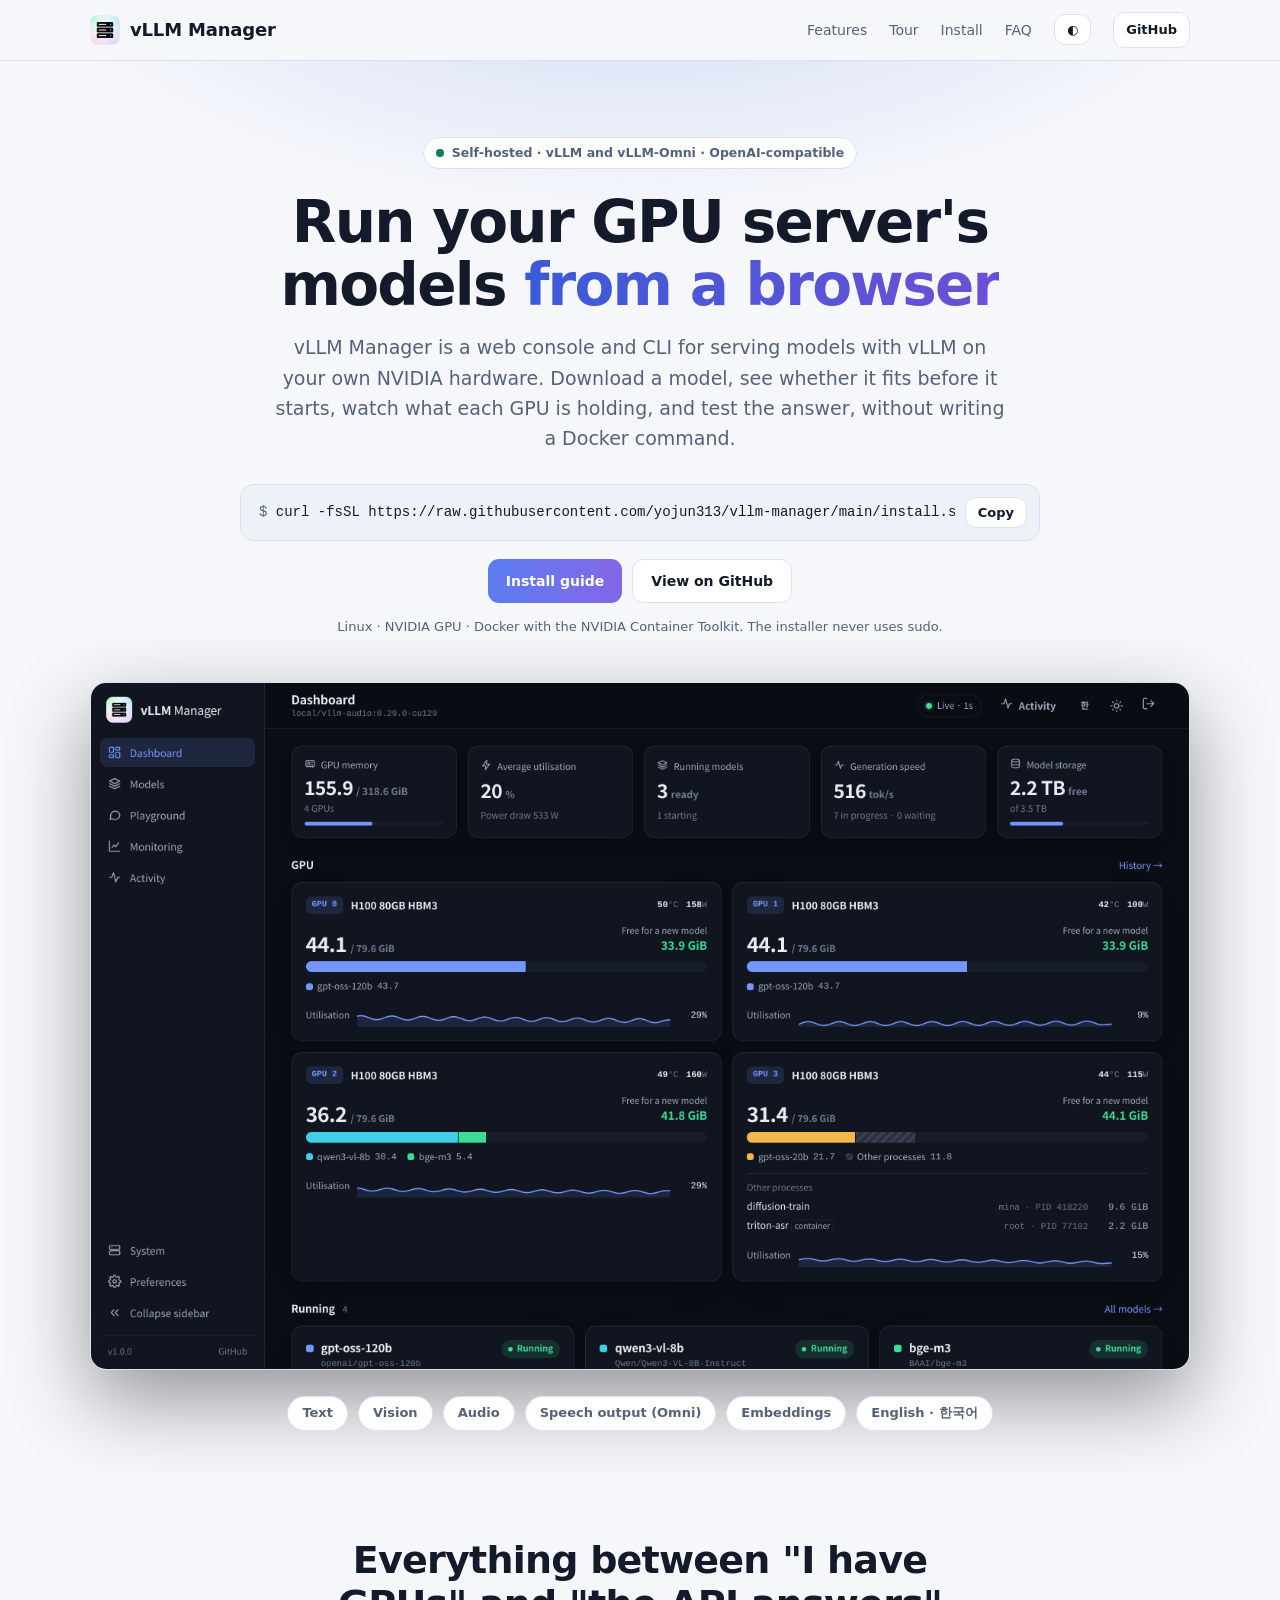
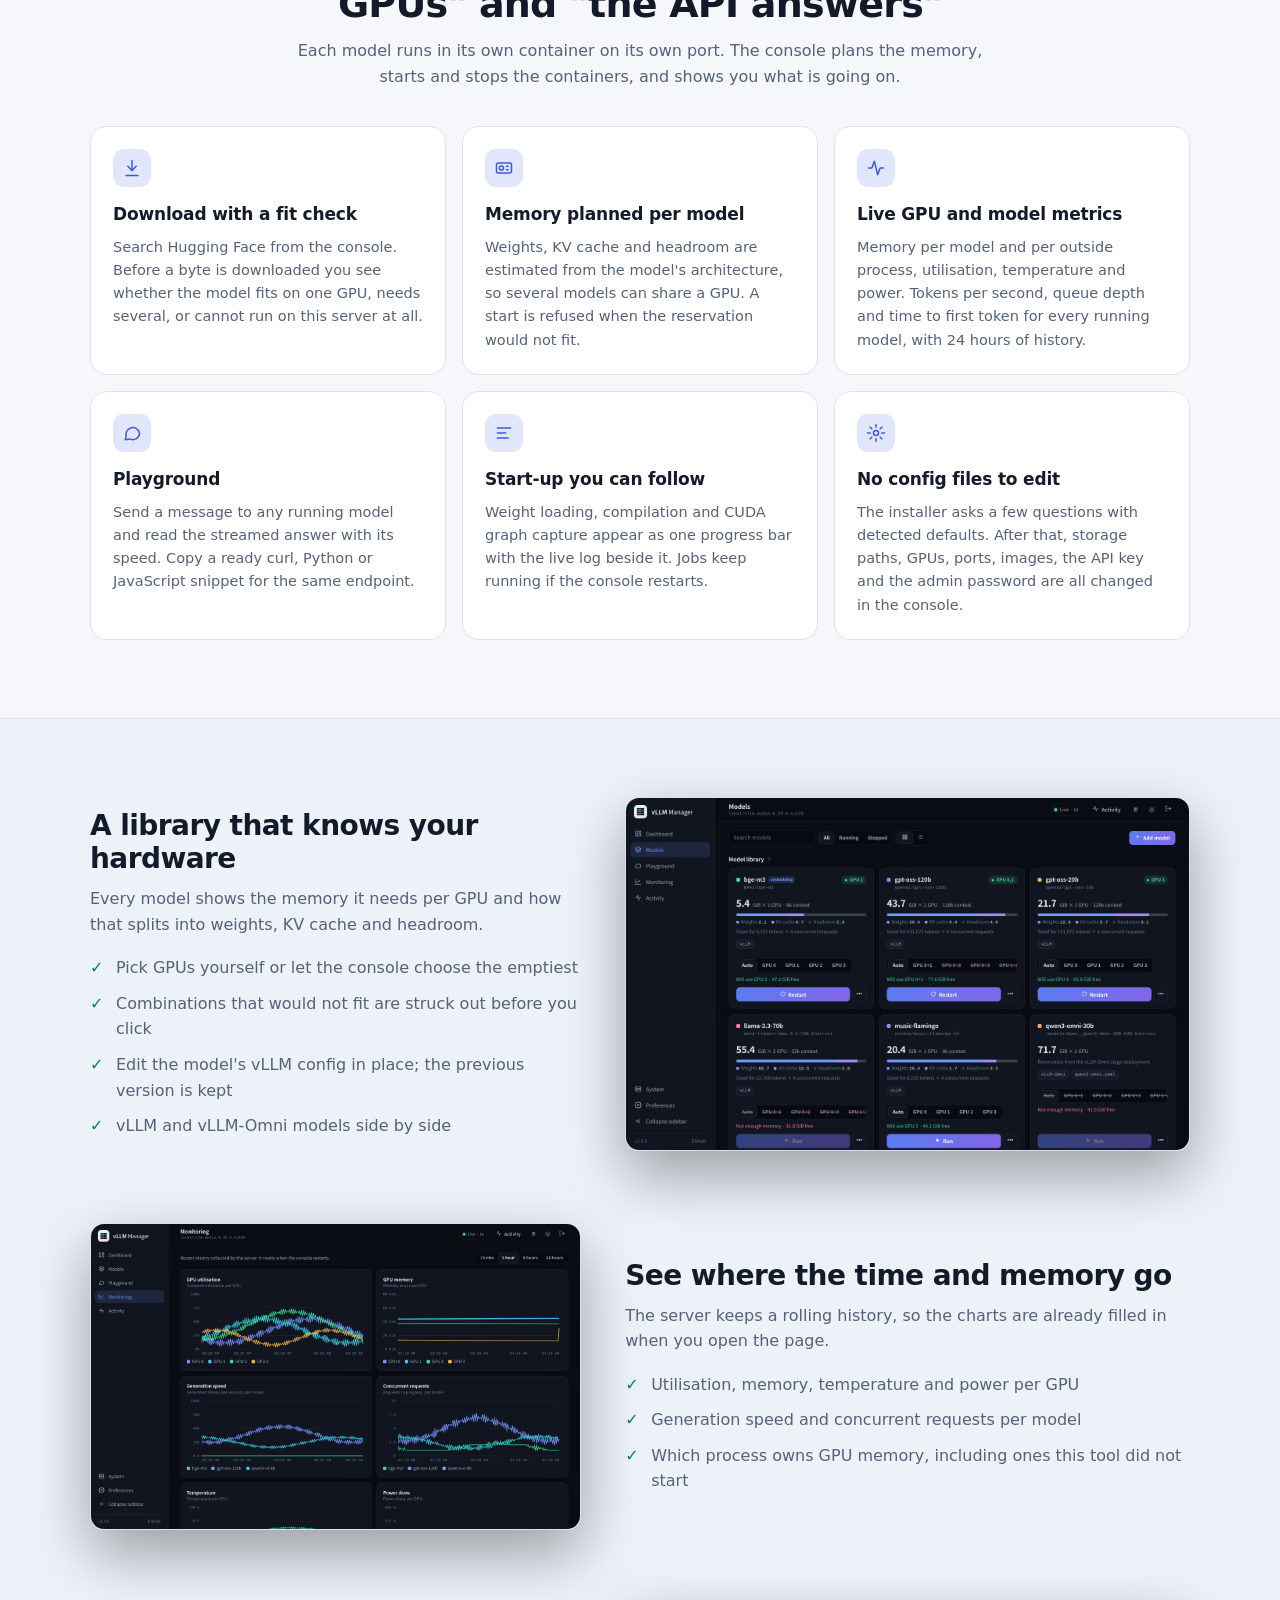
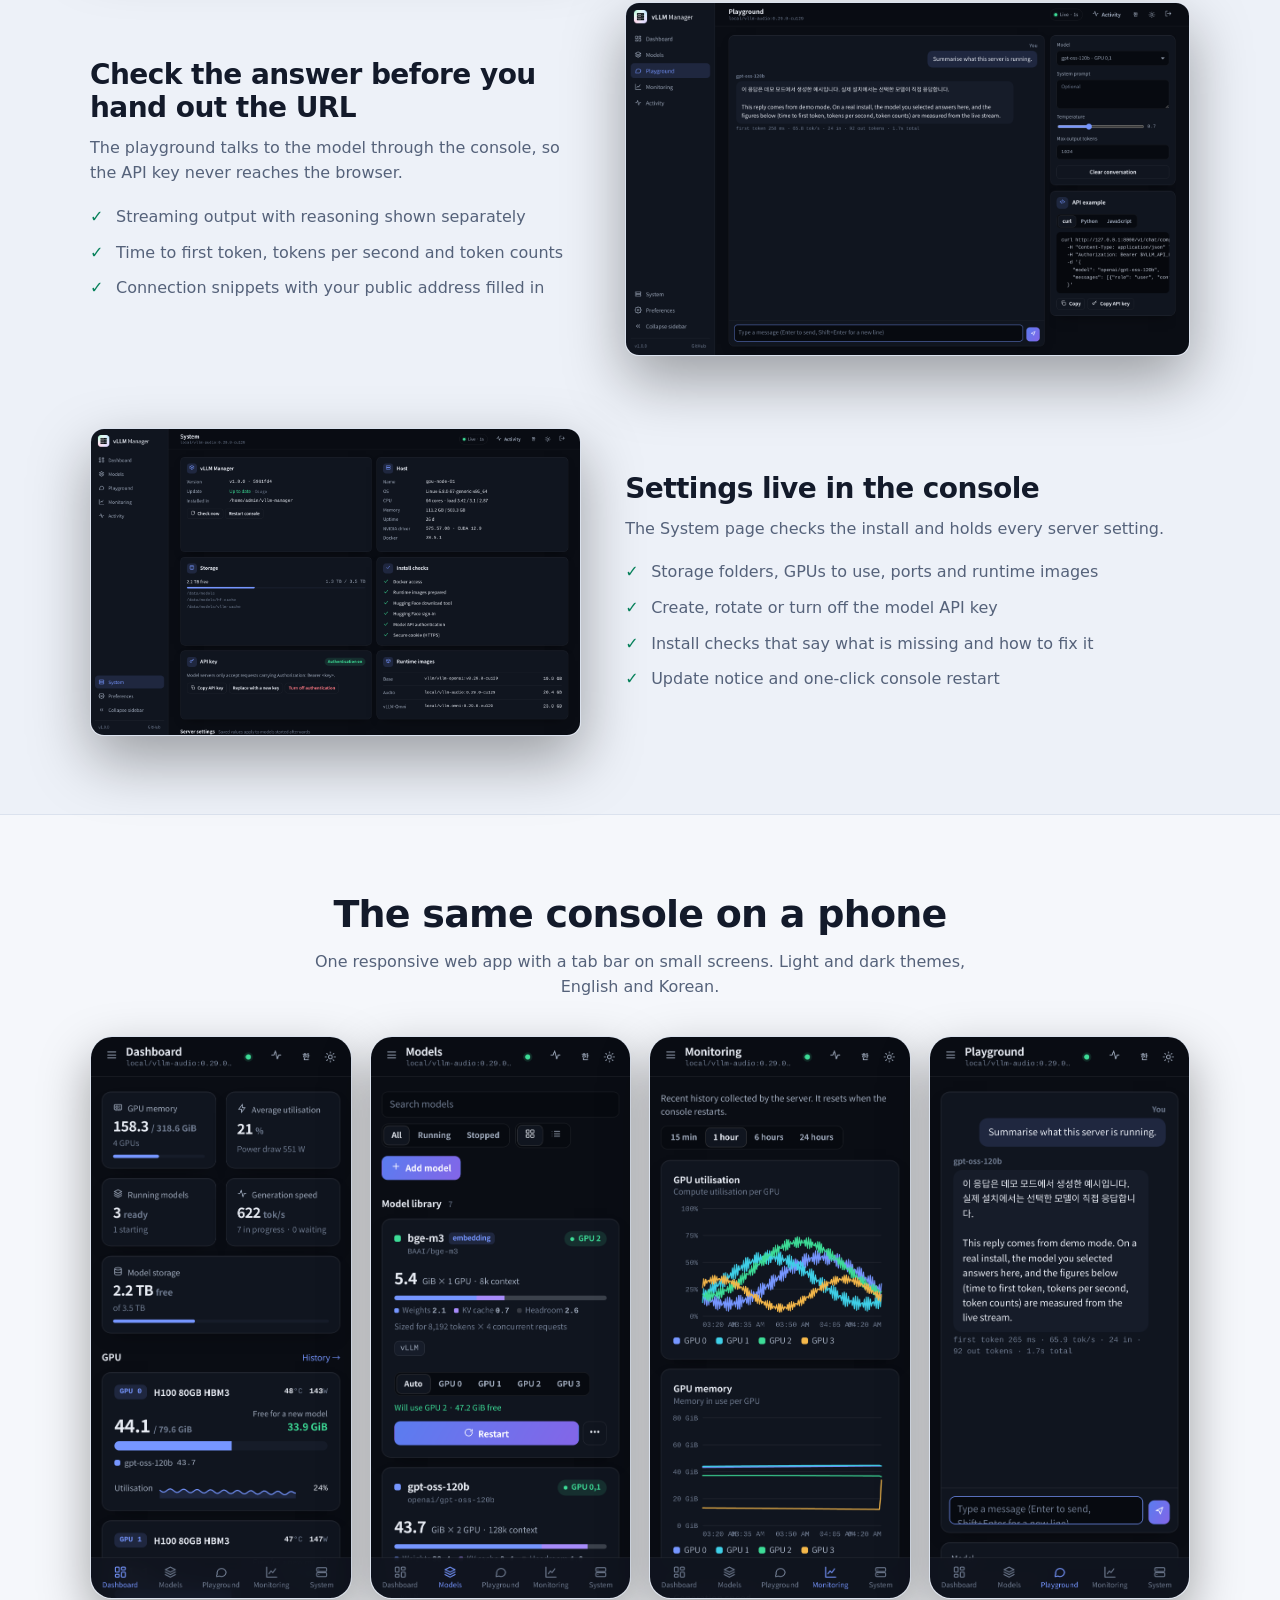
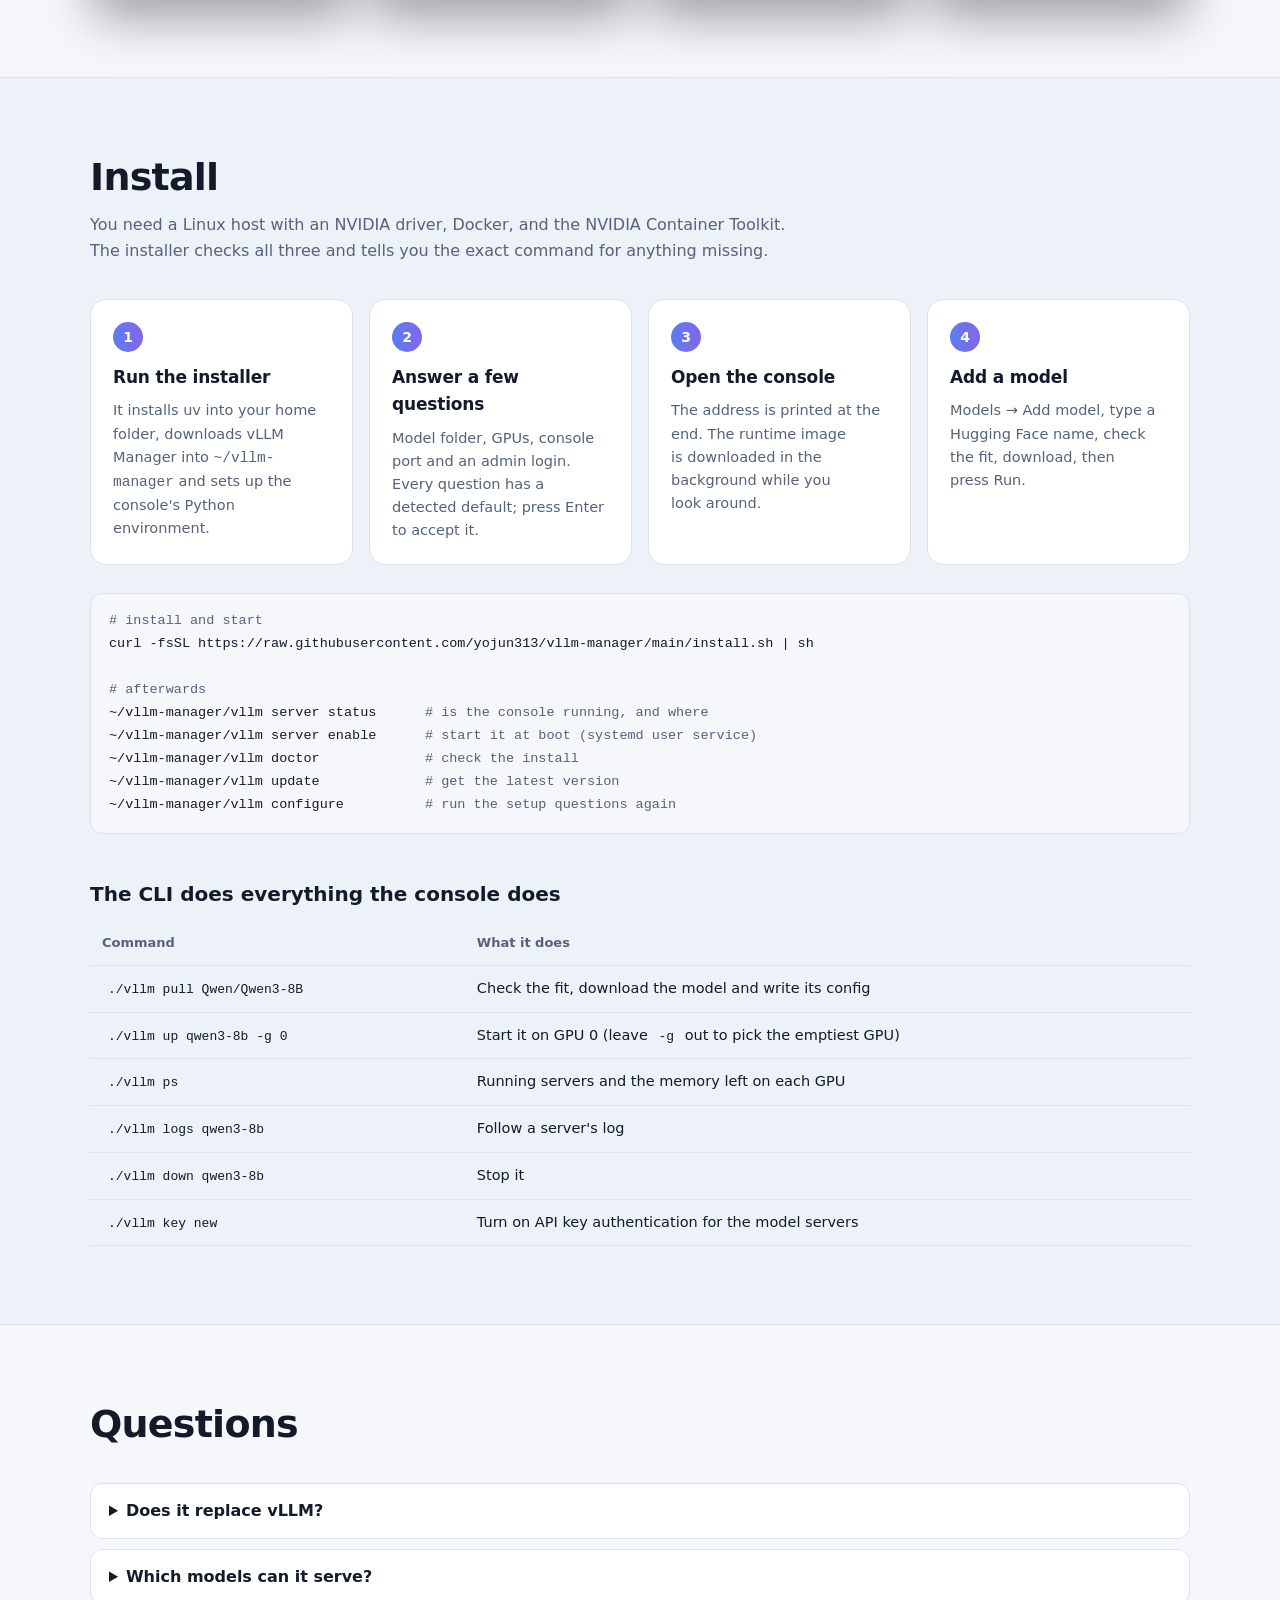
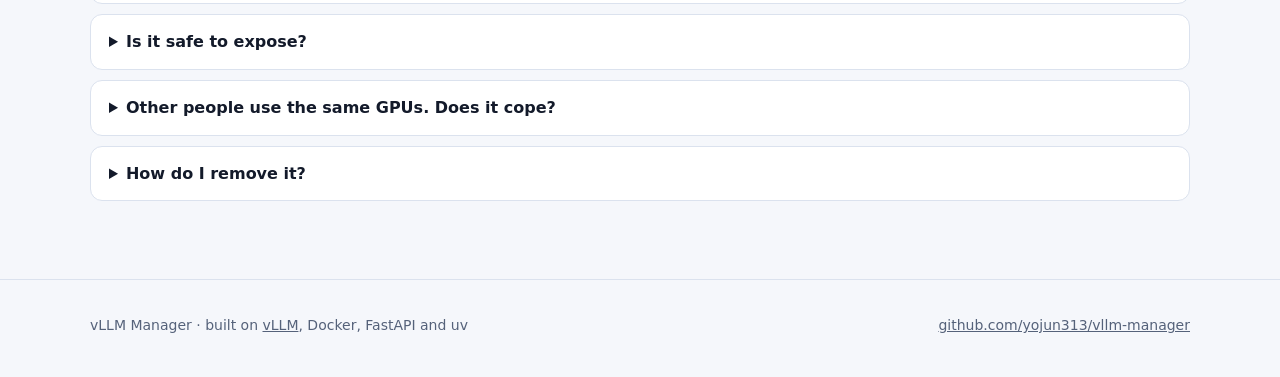
<file: docs/index.html>
<!doctype html>
<html lang="en">
<head>
<meta charset="utf-8">
<meta name="viewport" content="width=device-width, initial-scale=1">
<title>vLLM Manager — run and manage vLLM model servers from a browser</title>
<meta name="description" content="A self-hosted web console and CLI for vLLM and vLLM-Omni on your own GPU server. Download models, check they fit before they start, watch GPU memory per model, test responses, and serve OpenAI-compatible APIs.">
<meta property="og:title" content="vLLM Manager — a web console for your GPU server">
<meta property="og:description" content="Download, fit-check, start and monitor vLLM model servers from any browser. One install command.">
<meta property="og:image" content="https://www.yojun.dev/vllm-manager/assets/screens/desktop-dashboard.png">
<meta property="og:type" content="website">
<meta name="theme-color" content="#0a0d14">
<link rel="icon" href="assets/favicon.svg" type="image/svg+xml">
<style>
  :root { --bg: #0a0d14; --bg-2: #0e131d; --card: #121824; --line: #1f2838; --text: #e8ecf4; --muted: #98a4b8; --accent: #7696ff; --accent-2: #a78bfa; --ok: #3ddc97; --radius: 16px; --max: 1140px; }
  @media (prefers-color-scheme: light) { :root:not([data-theme="dark"]) { --bg: #f5f7fb; --bg-2: #edf1f8; --card: #ffffff; --line: #dbe2ee; --text: #131a2a; --muted: #55627a; --accent: #3a5bd9; --accent-2: #6d4fd6; --ok: #06805a; } }
  :root[data-theme="light"] { --bg: #f5f7fb; --bg-2: #edf1f8; --card: #ffffff; --line: #dbe2ee; --text: #131a2a; --muted: #55627a; --accent: #3a5bd9; --accent-2: #6d4fd6; --ok: #06805a; }
  * { box-sizing: border-box; }
  html { scroll-behavior: smooth; scroll-padding-top: 76px; }
  body { margin: 0; background: var(--bg); color: var(--text); font: 16px/1.6 Inter, ui-sans-serif, system-ui, -apple-system, "Segoe UI", Roboto, "Apple SD Gothic Neo", "Noto Sans KR", sans-serif; -webkit-font-smoothing: antialiased; overflow-x: hidden; }
  a { color: inherit; }
  img { max-width: 100%; height: auto; display: block; }
  code, pre, .mono { font-family: ui-monospace, SFMono-Regular, Menlo, Consolas, monospace; }
  .wrap { max-width: var(--max); margin: 0 auto; padding: 0 20px; }
  .grad { background: linear-gradient(90deg, var(--accent), var(--accent-2)); -webkit-background-clip: text; background-clip: text; color: transparent; }
  header { position: sticky; top: 0; z-index: 10; backdrop-filter: blur(12px); background: color-mix(in srgb, var(--bg) 84%, transparent); border-bottom: 1px solid var(--line); }
  .nav { display: flex; align-items: center; gap: 20px; height: 60px; }
  .brand { display: flex; align-items: center; gap: 10px; font-weight: 750; font-size: 18px; text-decoration: none; letter-spacing: -.01em; }
  .brand img { width: 30px; height: 30px; border-radius: 8px; }
  .nav nav { margin-left: auto; display: flex; align-items: center; gap: 22px; font-size: 14px; color: var(--muted); }
  .nav nav a { text-decoration: none; }
  .nav nav a:hover { color: var(--text); }
  .btn { display: inline-flex; align-items: center; gap: 8px; padding: 10px 18px; border-radius: 11px; font-weight: 650; font-size: 14px; text-decoration: none; border: 1px solid var(--line); background: var(--card); cursor: pointer; color: var(--text); font-family: inherit; }
  .btn.primary { border: 0; color: #fff; background: linear-gradient(90deg, #5b7df0, #8466e8); }
  .btn.small { padding: 7px 12px; font-size: 13px; }
  @media (max-width: 760px) { .nav nav a:not(.btn) { display: none; } }
  .hero { padding: 76px 0 30px; text-align: center; background: radial-gradient(900px 420px at 50% -10%, color-mix(in srgb, var(--accent) 20%, transparent), transparent 70%); }
  .eyebrow { display: inline-flex; gap: 8px; align-items: center; padding: 5px 12px; border-radius: 999px; border: 1px solid var(--line); background: var(--card); font-size: 12.5px; color: var(--muted); font-weight: 600; }
  .dot { width: 8px; height: 8px; border-radius: 50%; background: var(--ok); }
  h1 { font-size: clamp(34px, 6vw, 58px); line-height: 1.08; letter-spacing: -.03em; margin: 22px auto 16px; max-width: 900px; text-wrap: balance; }
  .lead { font-size: clamp(16px, 2.2vw, 19px); color: var(--muted); max-width: 740px; margin: 0 auto; text-wrap: pretty; }
  .install { margin: 30px auto 0; max-width: 800px; display: flex; align-items: center; gap: 10px; padding: 12px 12px 12px 18px; border-radius: 14px; border: 1px solid var(--line); background: var(--bg-2); text-align: left; }
  .install code { flex: 1; min-width: 0; overflow-x: auto; white-space: nowrap; font-size: 14px; scrollbar-width: none; }
  .install code::before { content: "$ "; color: var(--muted); }
  .cta { margin-top: 18px; display: flex; gap: 10px; justify-content: center; flex-wrap: wrap; }
  .note { margin-top: 14px; font-size: 13px; color: var(--muted); }
  .shot { margin: 44px auto 0; border-radius: 16px; overflow: hidden; border: 1px solid var(--line); box-shadow: 0 30px 80px rgba(0, 0, 0, .4); background: var(--card); }
  .shot img { aspect-ratio: 16 / 10; width: 100%; }
  section { padding: 78px 0; }
  section.alt { background: var(--bg-2); border-block: 1px solid var(--line); }
  h2 { font-size: clamp(26px, 4vw, 38px); letter-spacing: -.02em; line-height: 1.15; margin: 0 0 12px; text-wrap: balance; }
  .sub { color: var(--muted); max-width: 700px; margin: 0 0 36px; text-wrap: pretty; }
  .center { text-align: center; } .center .sub { margin-inline: auto; }
  .chips { display: flex; gap: 10px; justify-content: center; flex-wrap: wrap; margin-top: 26px; }
  .chip { padding: 6px 14px; border-radius: 999px; border: 1px solid var(--line); background: var(--card); font-size: 13px; font-weight: 650; color: var(--muted); }
  .grid { display: grid; gap: 16px; grid-template-columns: repeat(3, 1fr); }
  @media (max-width: 900px) { .grid { grid-template-columns: repeat(2, 1fr); } }
  @media (max-width: 600px) { .grid { grid-template-columns: 1fr; } }
  .grid > *, .steps > *, .split > * { min-width: 0; }
  .card { padding: 22px; border-radius: var(--radius); border: 1px solid var(--line); background: var(--card); }
  .card h3 { margin: 0 0 8px; font-size: 17px; letter-spacing: -.01em; }
  .card p { margin: 0; color: var(--muted); font-size: 14.5px; text-wrap: pretty; }
  .icon { width: 38px; height: 38px; border-radius: 11px; display: grid; place-items: center; margin-bottom: 14px; color: var(--accent); background: color-mix(in srgb, var(--accent) 15%, transparent); }
  .icon svg { width: 20px; height: 20px; fill: none; stroke: currentColor; stroke-width: 1.8; stroke-linecap: round; stroke-linejoin: round; }
  .split { display: grid; gap: 44px; grid-template-columns: 1fr 1.15fr; align-items: center; }
  .split.flip > :first-child { order: 2; }
  .split + .split { margin-top: 72px; }
  @media (max-width: 900px) { .split, .split.flip { grid-template-columns: 1fr; gap: 26px; } .split.flip > :first-child { order: 0; } }
  .split h3 { font-size: clamp(22px, 3vw, 28px); letter-spacing: -.02em; line-height: 1.2; margin: 0 0 10px; }
  .split p { color: var(--muted); margin: 0; }
  .split ul { padding: 0; margin: 18px 0 0; list-style: none; display: grid; gap: 10px; }
  .split li { padding-left: 26px; position: relative; color: var(--muted); }
  .split li::before { content: "✓"; position: absolute; left: 0; color: var(--ok); font-weight: 800; }
  .frame { border-radius: 14px; overflow: hidden; border: 1px solid var(--line); box-shadow: 0 24px 60px rgba(0, 0, 0, .35); }
  .frame img { aspect-ratio: 16 / 10; width: 100%; }
  .phones { display: grid; grid-template-columns: repeat(4, 1fr); gap: 18px; margin-top: 8px; }
  @media (max-width: 760px) { .phones { grid-template-columns: repeat(2, 1fr); } }
  .phone { border-radius: 22px; overflow: hidden; border: 1px solid var(--line); box-shadow: 0 20px 50px rgba(0, 0, 0, .35); }
  .phone img { aspect-ratio: 390 / 844; width: 100%; }
  .steps { display: grid; gap: 16px; grid-template-columns: repeat(4, 1fr); counter-reset: step; }
  @media (max-width: 900px) { .steps { grid-template-columns: repeat(2, 1fr); } }
  @media (max-width: 560px) { .steps { grid-template-columns: 1fr; } }
  .steps .card::before { counter-increment: step; content: counter(step); display: grid; place-items: center; width: 30px; height: 30px; border-radius: 50%; font-weight: 800; font-size: 14px; margin-bottom: 12px; color: #fff; background: linear-gradient(90deg, #5b7df0, #8466e8); }
  pre { margin: 0; padding: 16px 18px; border-radius: 12px; border: 1px solid var(--line); background: var(--bg); overflow-x: auto; font-size: 13.5px; line-height: 1.7; }
  pre .c { color: var(--muted); }
  table { width: 100%; border-collapse: collapse; font-size: 14.5px; }
  th, td { text-align: left; padding: 11px 12px; border-bottom: 1px solid var(--line); vertical-align: top; }
  th { color: var(--muted); font-weight: 600; font-size: 13px; }
  td code { font-size: 13px; background: var(--bg-2); padding: 2px 6px; border-radius: 6px; white-space: nowrap; }
  .table-wrap { overflow-x: auto; }
  details { border: 1px solid var(--line); border-radius: 12px; background: var(--card); padding: 14px 18px; }
  details + details { margin-top: 10px; }
  summary { cursor: pointer; font-weight: 650; }
  details p { color: var(--muted); margin: 10px 0 2px; }
  footer { padding: 34px 0 44px; border-top: 1px solid var(--line); color: var(--muted); font-size: 14px; }
  footer .wrap { display: flex; gap: 16px; justify-content: space-between; flex-wrap: wrap; }
</style>
</head>
<body>
<header><div class="wrap nav">
  <a class="brand" href="#top"><img src="assets/favicon.svg" alt="">vLLM Manager</a>
  <nav><a href="#features">Features</a><a href="#tour">Tour</a><a href="#install">Install</a><a href="#faq">FAQ</a>
    <button class="btn small" id="theme" type="button" aria-label="Switch light and dark">◐</button>
    <a class="btn small" href="https://github.com/yojun313/vllm-manager">GitHub</a></nav>
</div></header>

<main id="top">
<div class="hero"><div class="wrap">
  <span class="eyebrow"><span class="dot"></span>Self-hosted · vLLM and vLLM-Omni · OpenAI-compatible</span>
  <h1>Run your GPU server's models <span class="grad">from a browser</span></h1>
  <p class="lead">vLLM Manager is a web console and CLI for serving models with vLLM on your own NVIDIA hardware. Download a model, see whether it fits before it starts, watch what each GPU is holding, and test the answer, without writing a Docker command.</p>
  <div class="install"><code id="cmd">curl -fsSL https://raw.githubusercontent.com/yojun313/vllm-manager/main/install.sh | sh</code><button class="btn small" id="copy" type="button">Copy</button></div>
  <div class="cta"><a class="btn primary" href="#install">Install guide</a><a class="btn" href="https://github.com/yojun313/vllm-manager">View on GitHub</a></div>
  <p class="note">Linux · NVIDIA GPU · Docker with the NVIDIA Container Toolkit. The installer never uses sudo.</p>
  <div class="shot"><img src="assets/screens/desktop-dashboard.png" alt="Dashboard: GPU memory per model, utilisation, running models and their throughput" width="2880" height="1800"></div>
  <div class="chips"><span class="chip">Text</span><span class="chip">Vision</span><span class="chip">Audio</span><span class="chip">Speech output (Omni)</span><span class="chip">Embeddings</span><span class="chip">English · 한국어</span></div>
</div></div>

<section id="features"><div class="wrap">
  <div class="center"><h2>Everything between "I have GPUs" and "the API answers"</h2>
  <p class="sub">Each model runs in its own container on its own port. The console plans the memory, starts and stops the containers, and shows you what is going on.</p></div>
  <div class="grid">
    <div class="card"><div class="icon"><svg viewBox="0 0 24 24"><path d="M12 3v12"/><path d="m7 10 5 5 5-5"/><path d="M5 21h14"/></svg></div><h3>Download with a fit check</h3><p>Search Hugging Face from the console. Before a byte is downloaded you see whether the model fits on one GPU, needs several, or cannot run on this server at all.</p></div>
    <div class="card"><div class="icon"><svg viewBox="0 0 24 24"><rect x="3" y="6" width="18" height="12" rx="2"/><circle cx="9" cy="12" r="2.5"/><path d="M15 10h2M15 14h2"/></svg></div><h3>Memory planned per model</h3><p>Weights, KV cache and headroom are estimated from the model's architecture, so several models can share a GPU. A start is refused when the reservation would not fit.</p></div>
    <div class="card"><div class="icon"><svg viewBox="0 0 24 24"><path d="M3 12h4l3-8 4 16 3-8h4"/></svg></div><h3>Live GPU and model metrics</h3><p>Memory per model and per outside process, utilisation, temperature and power. Tokens per second, queue depth and time to first token for every running model, with 24 hours of history.</p></div>
    <div class="card"><div class="icon"><svg viewBox="0 0 24 24"><path d="M21 12a8 8 0 0 1-11.6 7.1L4 20l1-4.6A8 8 0 1 1 21 12Z"/></svg></div><h3>Playground</h3><p>Send a message to any running model and read the streamed answer with its speed. Copy a ready curl, Python or JavaScript snippet for the same endpoint.</p></div>
    <div class="card"><div class="icon"><svg viewBox="0 0 24 24"><path d="M4 6h16M4 12h10M4 18h13"/></svg></div><h3>Start-up you can follow</h3><p>Weight loading, compilation and CUDA graph capture appear as one progress bar with the live log beside it. Jobs keep running if the console restarts.</p></div>
    <div class="card"><div class="icon"><svg viewBox="0 0 24 24"><circle cx="12" cy="12" r="3"/><path d="M12 2v3M12 19v3M2 12h3M19 12h3M5 5l2 2M17 17l2 2M5 19l2-2M17 7l2-2"/></svg></div><h3>No config files to edit</h3><p>The installer asks a few questions with detected defaults. After that, storage paths, GPUs, ports, images, the API key and the admin password are all changed in the console.</p></div>
  </div>
</div></section>

<section class="alt" id="tour"><div class="wrap">
  <div class="split">
    <div><h3>A library that knows your hardware</h3><p>Every model shows the memory it needs per GPU and how that splits into weights, KV cache and headroom.</p>
      <ul><li>Pick GPUs yourself or let the console choose the emptiest</li><li>Combinations that would not fit are struck out before you click</li><li>Edit the model's vLLM config in place; the previous version is kept</li><li>vLLM and vLLM-Omni models side by side</li></ul></div>
    <div class="frame"><img src="assets/screens/desktop-models.png" alt="Model library with memory plan and GPU selection" width="2880" height="1800" loading="lazy"></div>
  </div>
  <div class="split flip">
    <div><h3>See where the time and memory go</h3><p>The server keeps a rolling history, so the charts are already filled in when you open the page.</p>
      <ul><li>Utilisation, memory, temperature and power per GPU</li><li>Generation speed and concurrent requests per model</li><li>Which process owns GPU memory, including ones this tool did not start</li></ul></div>
    <div class="frame"><img src="assets/screens/desktop-monitor.png" alt="Monitoring charts for GPUs and models" width="2880" height="1800" loading="lazy"></div>
  </div>
  <div class="split">
    <div><h3>Check the answer before you hand out the URL</h3><p>The playground talks to the model through the console, so the API key never reaches the browser.</p>
      <ul><li>Streaming output with reasoning shown separately</li><li>Time to first token, tokens per second and token counts</li><li>Connection snippets with your public address filled in</li></ul></div>
    <div class="frame"><img src="assets/screens/desktop-playground.png" alt="Playground with a streamed answer and API example" width="2880" height="1800" loading="lazy"></div>
  </div>
  <div class="split flip">
    <div><h3>Settings live in the console</h3><p>The System page checks the install and holds every server setting.</p>
      <ul><li>Storage folders, GPUs to use, ports and runtime images</li><li>Create, rotate or turn off the model API key</li><li>Install checks that say what is missing and how to fix it</li><li>Update notice and one-click console restart</li></ul></div>
    <div class="frame"><img src="assets/screens/desktop-system.png" alt="System page with host details, checks and server settings" width="2880" height="1800" loading="lazy"></div>
  </div>
</div></section>

<section><div class="wrap">
  <div class="center"><h2>The same console on a phone</h2><p class="sub">One responsive web app with a tab bar on small screens. Light and dark themes, English and Korean.</p></div>
  <div class="phones">
    <div class="phone"><img src="assets/screens/mobile-dashboard.png" alt="Dashboard on a phone" loading="lazy"></div>
    <div class="phone"><img src="assets/screens/mobile-models.png" alt="Models on a phone" loading="lazy"></div>
    <div class="phone"><img src="assets/screens/mobile-monitor.png" alt="Monitoring on a phone" loading="lazy"></div>
    <div class="phone"><img src="assets/screens/mobile-playground.png" alt="Playground on a phone" loading="lazy"></div>
  </div>
</div></section>

<section class="alt" id="install"><div class="wrap">
  <h2>Install</h2>
  <p class="sub">You need a Linux host with an NVIDIA driver, Docker, and the NVIDIA Container Toolkit. The installer checks all three and tells you the exact command for anything missing.</p>
  <div class="steps">
    <div class="card"><h3>Run the installer</h3><p>It installs uv into your home folder, downloads vLLM Manager into <code>~/vllm-manager</code> and sets up the console's Python environment.</p></div>
    <div class="card"><h3>Answer a few questions</h3><p>Model folder, GPUs, console port and an admin login. Every question has a detected default; press Enter to accept it.</p></div>
    <div class="card"><h3>Open the console</h3><p>The address is printed at the end. The runtime image is downloaded in the background while you look around.</p></div>
    <div class="card"><h3>Add a model</h3><p>Models → Add model, type a Hugging Face name, check the fit, download, then press Run.</p></div>
  </div>
  <div style="margin-top:28px"><pre><span class="c"># install and start</span>
curl -fsSL https://raw.githubusercontent.com/yojun313/vllm-manager/main/install.sh | sh

<span class="c"># afterwards</span>
~/vllm-manager/vllm server status      <span class="c"># is the console running, and where</span>
~/vllm-manager/vllm server enable      <span class="c"># start it at boot (systemd user service)</span>
~/vllm-manager/vllm doctor             <span class="c"># check the install</span>
~/vllm-manager/vllm update             <span class="c"># get the latest version</span>
~/vllm-manager/vllm configure          <span class="c"># run the setup questions again</span></pre></div>
  <h3 style="margin:44px 0 12px;font-size:20px">The CLI does everything the console does</h3>
  <div class="table-wrap"><table>
    <tr><th>Command</th><th>What it does</th></tr>
    <tr><td><code>./vllm pull Qwen/Qwen3-8B</code></td><td>Check the fit, download the model and write its config</td></tr>
    <tr><td><code>./vllm up qwen3-8b -g 0</code></td><td>Start it on GPU 0 (leave <code>-g</code> out to pick the emptiest GPU)</td></tr>
    <tr><td><code>./vllm ps</code></td><td>Running servers and the memory left on each GPU</td></tr>
    <tr><td><code>./vllm logs qwen3-8b</code></td><td>Follow a server's log</td></tr>
    <tr><td><code>./vllm down qwen3-8b</code></td><td>Stop it</td></tr>
    <tr><td><code>./vllm key new</code></td><td>Turn on API key authentication for the model servers</td></tr>
  </table></div>
</div></section>

<section id="faq"><div class="wrap">
  <h2>Questions</h2><p class="sub"></p>
  <details><summary>Does it replace vLLM?</summary><p>No. It runs the official vLLM image (and a vLLM-Omni image for speech-capable models) in Docker and manages those containers. Clients talk to vLLM's own OpenAI-compatible API directly.</p></details>
  <details><summary>Which models can it serve?</summary><p>Whatever the vLLM version in your image supports: text, vision, audio input and embedding models, plus Qwen3-Omni through vLLM-Omni. The image tag is a setting, so you choose the version.</p></details>
  <details><summary>Is it safe to expose?</summary><p>The console requires a login (PBKDF2-hashed password, signed session cookie, rate-limited sign-in, cross-origin requests refused, no API docs endpoint). It controls Docker on the host, so put it behind HTTPS and turn on the secure cookie before opening it to the internet. Model ports are protected separately by the API key.</p></details>
  <details><summary>Other people use the same GPUs. Does it cope?</summary><p>Yes. Memory used by processes it did not start is measured and subtracted before a model is placed, and those processes are listed by name, user and PID.</p></details>
  <details><summary>How do I remove it?</summary><p>Stop the models (<code>./vllm down</code>) and the console (<code>./vllm server down</code>), then delete <code>~/vllm-manager</code>. Model weights stay in the folder you chose until you delete them.</p></details>
</div></section>
</main>

<footer><div class="wrap"><span>vLLM Manager · built on <a href="https://github.com/vllm-project/vllm">vLLM</a>, Docker, FastAPI and uv</span><a href="https://github.com/yojun313/vllm-manager">github.com/yojun313/vllm-manager</a></div></footer>
<script>
  (function () {
    var root = document.documentElement, saved = null;
    try { saved = localStorage.getItem('vm-site-theme'); } catch (e) {}
    if (saved) root.dataset.theme = saved;
    document.getElementById('theme').onclick = function () {
      var dark = root.dataset.theme ? root.dataset.theme === 'dark' : !matchMedia('(prefers-color-scheme: light)').matches;
      root.dataset.theme = dark ? 'light' : 'dark';
      try { localStorage.setItem('vm-site-theme', root.dataset.theme); } catch (e) {}
    };
    var btn = document.getElementById('copy');
    btn.onclick = function () {
      navigator.clipboard.writeText(document.getElementById('cmd').textContent).then(function () {
        btn.textContent = 'Copied'; setTimeout(function () { btn.textContent = 'Copy'; }, 1600);
      });
    };
  })();
</script>
</body>
</html>
</file>
